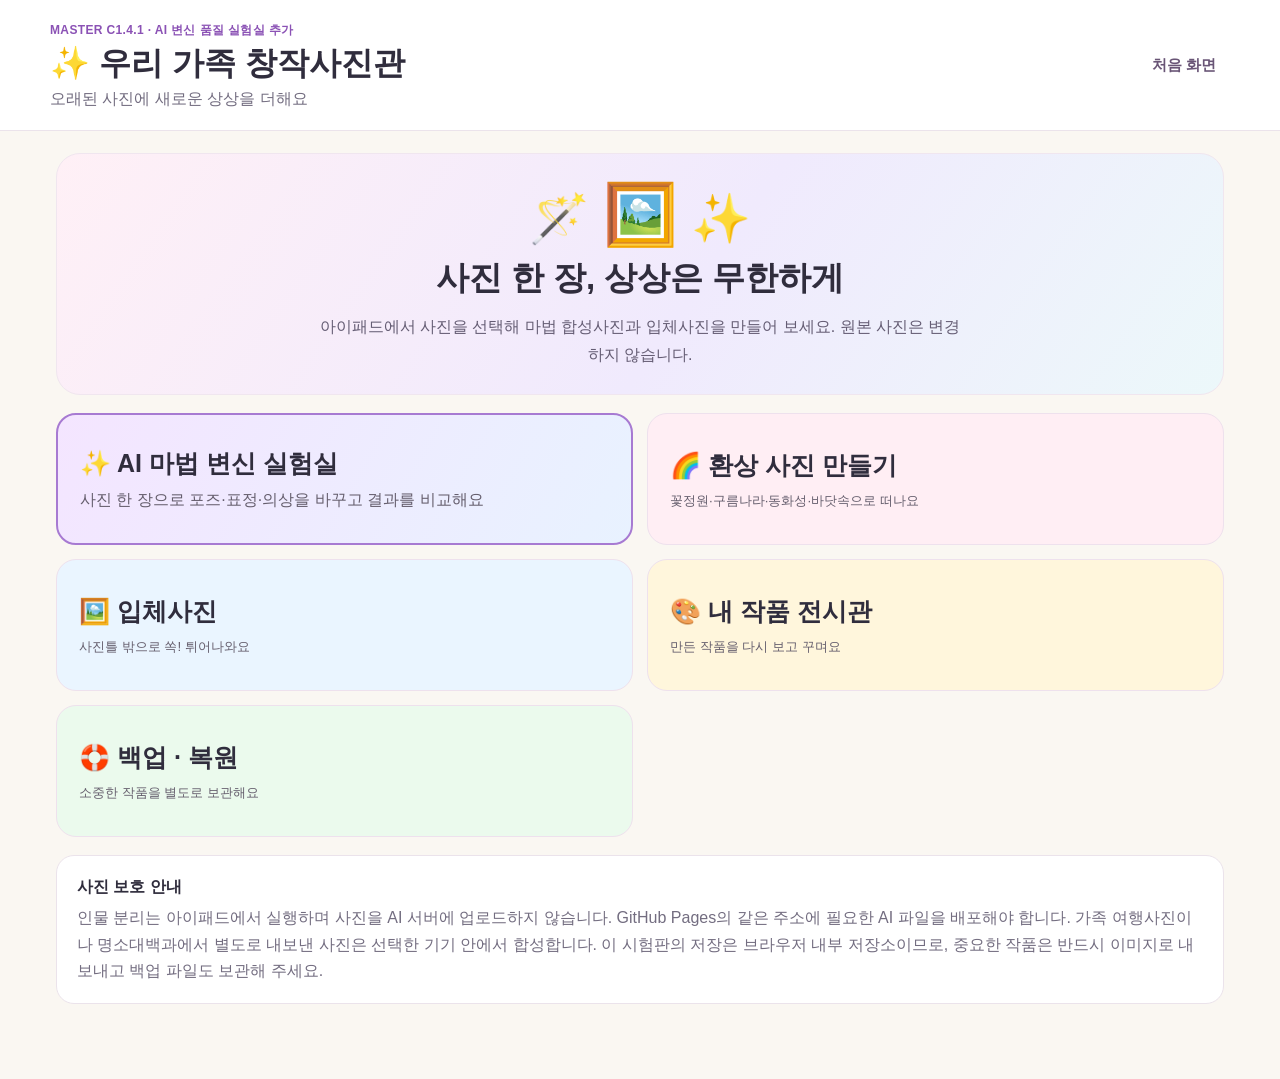
<file: index.html>
<!doctype html>
<html lang="ko"><head><meta charset="utf-8"><meta name="viewport" content="width=device-width, initial-scale=1, viewport-fit=cover"><meta name="theme-color" content="#faf5ee"><meta name="apple-mobile-web-app-capable" content="yes"><meta name="apple-mobile-web-app-title" content="창작사진관"><title>우리 가족 창작사진관 C1.4.1</title><link rel="manifest" href="manifest.webmanifest"><link rel="stylesheet" href="style.css?v=C1_4_1"></head><body>
<header><div><span class="eyebrow">MASTER C1.4.1 · AI 변신 품질 실험실 추가</span><h1>✨ 우리 가족 창작사진관</h1><p>오래된 사진에 새로운 상상을 더해요</p></div><button class="quiet" id="homeBtn">처음 화면</button></header>
<main>
<section id="home" class="screen active"><div class="hero"><div class="hero-art">🪄 <span>🖼️</span> ✨</div><h2>사진 한 장, 상상은 무한하게</h2><p>아이패드에서 사진을 선택해 마법 합성사진과 입체사진을 만들어 보세요. 원본 사진은 변경하지 않습니다.</p></div><div class="home-grid"><a class="home-tile ai-tile" href="ai-lab.html"><b>✨ AI 마법 변신 실험실</b><span>사진 한 장으로 포즈·표정·의상을 바꾸고 결과를 비교해요</span></a><button class="home-tile pink" data-mode="magic"><b>🌈 환상 사진 만들기</b><span>꽃정원·구름나라·동화성·바닷속으로 떠나요</span></button><button class="home-tile blue" data-mode="pop"><b>🖼️ 입체사진</b><span>사진틀 밖으로 쏙! 튀어나와요</span></button><button class="home-tile cream" id="galleryOpen"><b>🎨 내 작품 전시관</b><span>만든 작품을 다시 보고 꾸며요</span></button><button class="home-tile green" id="backupOpen"><b>🛟 백업 · 복원</b><span>소중한 작품을 별도로 보관해요</span></button></div><div class="notice"><b>사진 보호 안내</b><p>인물 분리는 아이패드에서 실행하며 사진을 AI 서버에 업로드하지 않습니다. GitHub Pages의 같은 주소에 필요한 AI 파일을 배포해야 합니다. 가족 여행사진이나 명소대백과에서 별도로 내보낸 사진은 선택한 기기 안에서 합성합니다. 이 시험판의 저장은 브라우저 내부 저장소이므로, 중요한 작품은 반드시 이미지로 내보내고 백업 파일도 보관해 주세요.</p></div></section>
<section id="editor" class="screen"><div class="section-head"><div><span class="eyebrow" id="modeLabel">마법 합성사진</span><h2>나만의 작품 만들기</h2></div><button class="quiet" id="backToHome">← 돌아가기</button></div><div class="work-layout"><div class="canvas-wrap"><canvas id="scene" width="900" height="900" aria-label="작품 미리보기"></canvas><div class="canvas-actions"><div class="photo-picker-wrap"><label for="photoFile" class="photo-picker-title">📷 사진 가져오기</label><input type="file" id="photoFile" class="photo-picker" accept="image/*,.jpg,.jpeg,.png,.webp,.heic,.heif" aria-label="아이패드 사진 보관함에서 사진 선택"><div id="photoStatus" class="photo-status" role="status">위의 파일 선택을 누르고 사진 보관함에서 선택하세요.</div></div><button id="exportPng" class="button">⬇️ 완성사진 저장</button></div><div class="help" id="canvasHelp">사진을 고른 뒤 ✂️ 누끼에서 마법으로 인물을 분리해 보세요.</div></div><div class="controls"><div class="tab-row"><button data-tab="setting" class="tab selected">🎨 꾸미기</button><button data-tab="cutout" class="tab">✂️ 누끼</button><button data-tab="details" class="tab">✨ 장식</button><button data-tab="save" class="tab">💾 저장</button></div><div class="panel active" id="panel-setting"><h3>배경 선택</h3><p class="help">🌈 환상 배경을 누르면 작품에 바로 적용됩니다. 고품질 환상 배경 8종 중에서 선택하세요.</p><div id="backgrounds" class="choices"></div><div class="fantasy-actions"><button class="button strong" type="button" id="themeDecorate">🪄 이 배경에 어울리게 꾸미기</button><button class="button" type="button" id="themeClear">장식 없이 보기</button></div>
<div class="travel-import">
<h3>🏖️ 우리 가족 상상여행</h3><p class="help">가족이 찍은 여행사진을 배경으로 골라 보세요. 아이만 자동 누끼따기한 뒤 여행지 풍경에 배치할 수 있습니다.</p>
<label class="photo-picker-title" for="travelBackgroundFile">📷 가족 여행사진 배경 가져오기</label>
<input id="travelBackgroundFile" class="photo-picker" type="file" accept="image/*,.jpg,.jpeg,.png,.webp,.heic,.heif" aria-label="가족 여행사진 배경 선택">
<p class="help" style="margin-top:5px">명소대백과에서 선택해 파일 또는 사진 앱에 저장한 명소 사진도 여기서 가져올 수 있습니다. 명소대백과의 저장자료를 직접 수정하지 않습니다.</p>
<label>여행지·명소 이름<input type="text" id="placeName" maxlength="60" placeholder="예: 제주도, 에펠탑, 경복궁"></label>
<div id="travelStatus" class="photo-status" role="status">사진을 선택하면 여행 배경으로 바뀝니다.</div>
<div id="travelBackgroundAdjust" hidden><label>배경 확대 <output id="bgZoomValue">100%</output><input id="bgZoom" type="range" min="100" max="250" value="100"></label><label>좌우 위치 <output id="bgXValue">0</output><input id="bgX" type="range" min="-100" max="100" value="0"></label><label>상하 위치 <output id="bgYValue">0</output><input id="bgY" type="range" min="-100" max="100" value="0"></label></div>
<button type="button" class="button" id="clearTravelBackground">그림 배경으로 돌아가기</button>
</div><h3>인물 조절</h3><label>크기 <output id="scaleValue">100%</output><input type="range" id="scale" min="20" max="250" value="100"></label><label>기울기 <output id="rotateValue">0°</output><input type="range" id="rotate" min="-45" max="45" value="0"></label><label>그림자 <output id="shadowValue">45%</output><input type="range" id="shadow" min="0" max="100" value="45"></label><button class="button" id="resetPosition">인물 가운데로</button><div id="popSettings"><h3>액자 스타일</h3><div id="frames" class="choices"></div><label>액자 크기 <output id="frameSizeValue">70%</output><input type="range" id="frameSize" min="45" max="95" value="70"></label></div></div><div class="panel" id="panel-cutout"><h3>🪄 마법으로 인물 따기</h3><p class="help">아이 사진을 선택한 다음 버튼을 한 번 누르세요. 배경을 AI가 자동으로 분리합니다. <b>사진 원본은 외부 AI 서버에 보내지 않고 아이패드에서 처리합니다.</b> 실행에 필요한 프로그램은 창작사진관과 같은 주소에서 내려받습니다.</p><button class="button strong" id="autoPerson" type="button">🪄 자동으로 인물 따기</button><div id="personStatus" class="photo-status" role="status">사진을 가져온 뒤 마법 버튼을 누르세요.</div><details class="manual-tools"><summary>어른용: 가장자리만 조금 다듬기 (선택사항)</summary><p class="help">잘못 지워진 부분만 복구할 수 있습니다. 아이가 직접 사용할 필요는 없습니다.</p><div class="actions"><button class="button selected-tool" data-brush="erase">지우개</button><button class="button" data-brush="restore">복구 붓</button><button class="button" id="autoCorners" type="button" style="display:none">숨긴 이전 도구</button></div><label>붓 크기 <output id="brushValue">40</output><input type="range" id="brushSize" min="8" max="140" value="40"></label><div class="actions"><button class="button" id="undoMask">↶ 되돌리기</button><button class="button" id="resetMask">처음으로</button></div></details></div><div class="panel" id="panel-details"><h3>장식 더하기</h3><div class="stickers" id="stickers"></div><p class="help">장식을 누르면 작품에 추가됩니다. 화면에서 끌어서 이동할 수 있습니다.</p><div class="actions"><button class="button" id="deleteSticker">선택 장식 삭제</button><button class="button" id="clearSticker">장식 모두 지우기</button></div><label>장식 크기 <output id="stickerSizeValue">80</output><input type="range" id="stickerSize" min="30" max="180" value="80"></label><h3>작품 제목</h3><input type="text" id="artText" maxlength="32" placeholder="예: 별나라로 떠난 날"></div><div class="panel" id="panel-save"><h3>완성한 작품 보관하기</h3><label>작품 이름 (비워두면 배경 이름으로 자동 지정)<input id="artName" type="text" maxlength="50" placeholder="내 마법 사진"></label><div class="actions"><button class="button strong" id="saveProject">💾 새 작품으로 저장</button><button class="button" id="overwriteProject" hidden>기존 작품 수정 저장</button><button class="button" id="exportPng2">⬇️ PNG 내보내기</button></div><p class="help">다시 편집한 작품을 저장해도 이전 작품은 그대로 남습니다. 별도로 「기존 작품 수정 저장」을 누를 때만 해당 작품을 변경합니다. 작품과 편집 정보를 기기의 브라우저 저장소에 보관합니다. Safari 데이터를 지우거나 앱을 삭제하면 사라질 수 있습니다. 중요한 작품은 꼭 내보내기와 백업을 하세요.</p></div></div></div></section>
<section id="gallery" class="screen"><div class="section-head"><div><span class="eyebrow">내가 만든 상상의 사진</span><h2>🎨 내 작품 전시관 <span id="workCount"></span></h2></div><button class="button" id="galleryHome">+ 새로운 작품</button></div><div class="gallery-filter" role="group" aria-label="작품 전시관 보기"><button type="button" id="galleryAll" class="button selected-filter">전체 작품</button><button type="button" id="galleryFavorites" class="button">⭐ 즐겨찾기</button></div><div id="galleryGrid" class="gallery-grid"></div><div id="emptyGallery" class="empty">아직 작품이 없어요.<br>첫 마법 사진을 만들어 볼까요? ✨</div><div class="slide-tools"><button class="button" id="slideStart">▶ 자동 감상</button><button class="button" id="slideStop">■ 멈추기</button><label class="slide-speed-label">넘김 간격 <select id="slideSpeed" aria-label="자동 감상 넘김 간격"><option value="3000">3초</option><option value="5000" selected>5초</option><option value="8000">8초</option></select></label></div></section>
<section id="backup" class="screen"><div class="section-head"><div><span class="eyebrow">자료 보호</span><h2>🛟 백업 · 복원</h2></div><button class="quiet" id="backupHome">← 돌아가기</button></div><div class="info-card"><h3>작품 전체 백업</h3><p>전시관의 작품 사진과 편집 정보를 하나의 JSON 파일로 내보냅니다. 파일이 커질 수 있으며 Safari의 브라우저 저장 기능보다 별도 백업이 안전합니다.</p><button class="button strong" id="backupDownload">전체 백업 파일 만들기</button></div><div class="info-card"><h3>백업에서 복원</h3><p>기존 작품은 그대로 두고, 백업에만 있는 작품을 추가합니다. 같은 작품 ID가 있으면 기존 작품을 보존합니다.</p><label class="button" for="backupFile">백업 파일 선택</label><input type="file" id="backupFile" accept="application/json,.json" hidden></div><div class="info-card"><h3>기기 저장 안내</h3><p>이 버전은 계정 없이 단일 기기에서 동작합니다. 같은 GitHub Pages 주소의 다른 앱과 저장 용량을 공유할 수도 있습니다. 기존 명소대백과·음식도감의 Safari 데이터를 삭제하지 마세요.</p></div></section>
</main><div id="toast" role="status"></div><div id="viewModal" class="modal hidden"><div class="modal-inner"><div class="modal-top"><b id="modalTitle"></b><button class="quiet" id="modalClose">닫기 ✕</button></div><img id="modalImage" alt="완성된 작품"><div class="actions"><button class="button" id="modalFavorite">☆ 즐겨찾기</button><button class="button" id="modalEdit">✏️ 다른 작품 만들기</button><button class="button" id="modalDownload">⬇️ 이미지 저장</button><button class="button danger" id="modalDelete">작품 삭제</button></div></div></div><script src="app.js?v=C1_4_1"></script></body></html>
</file>
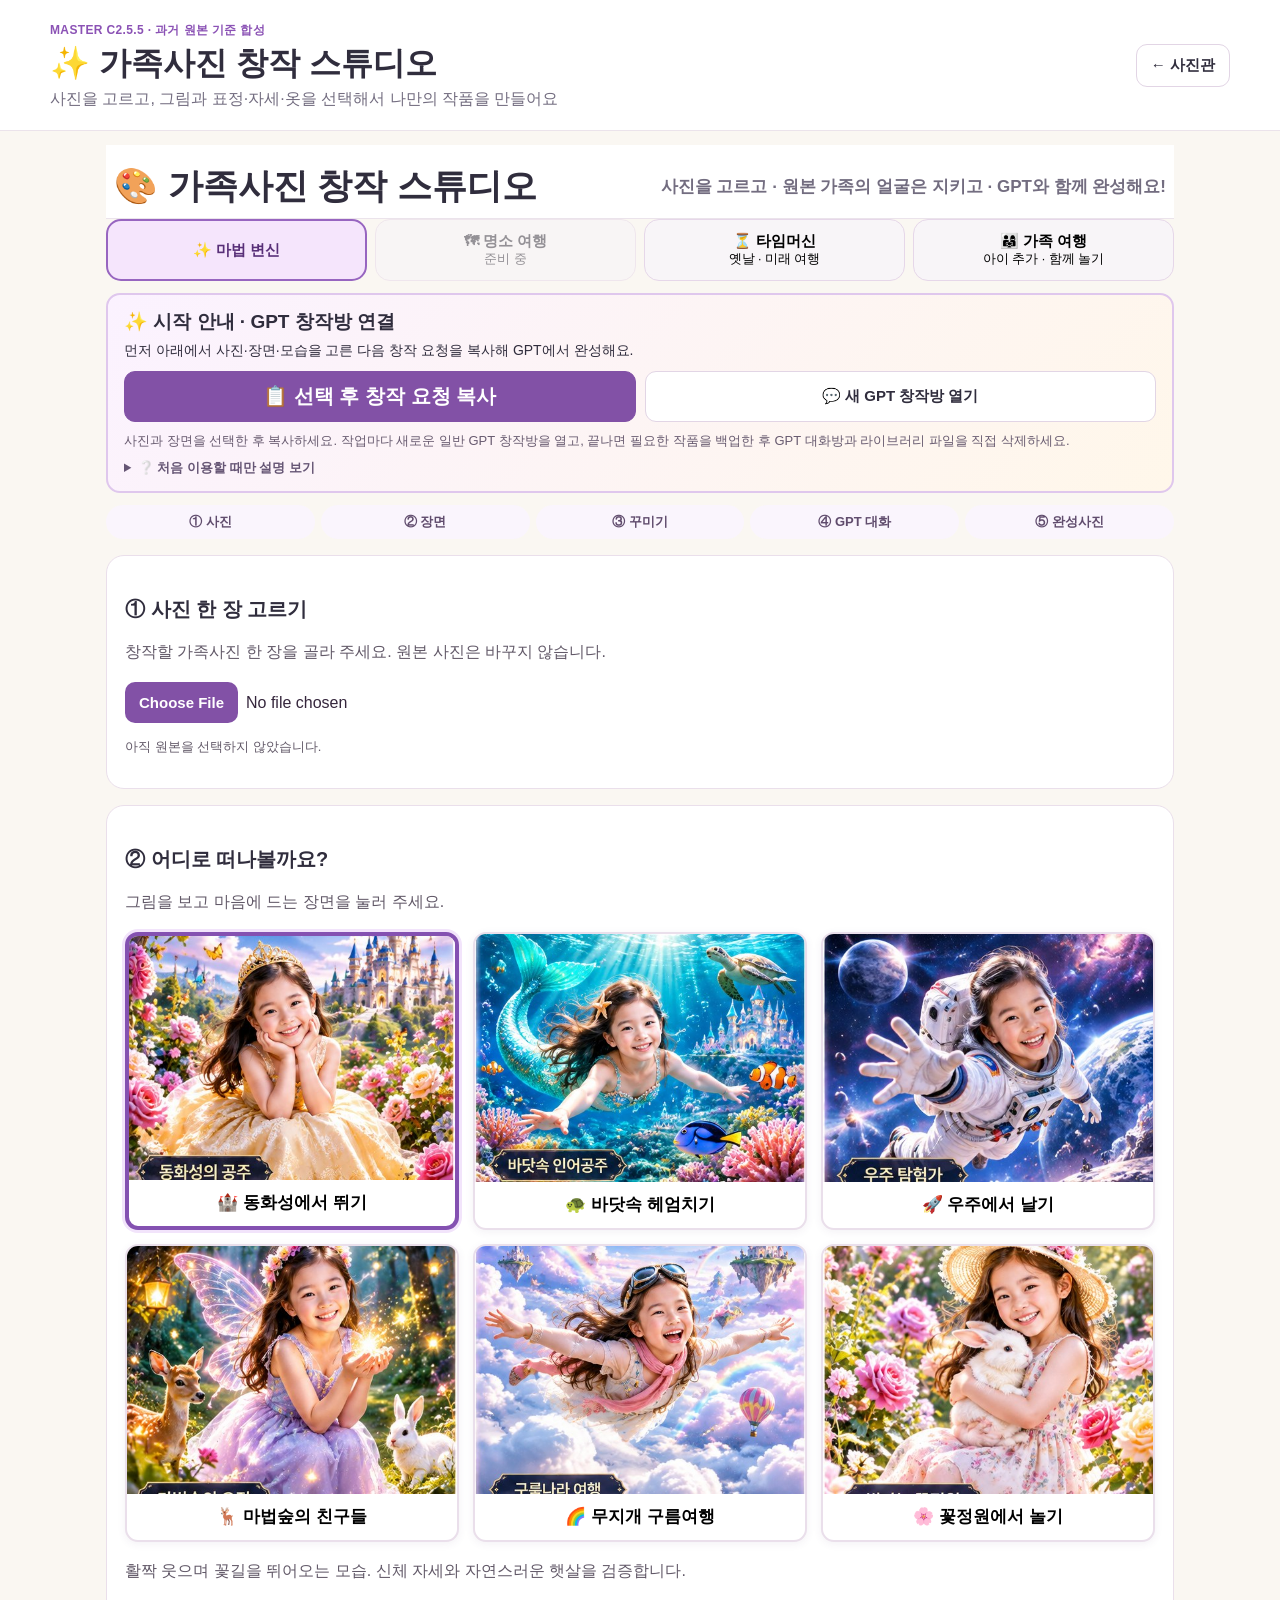
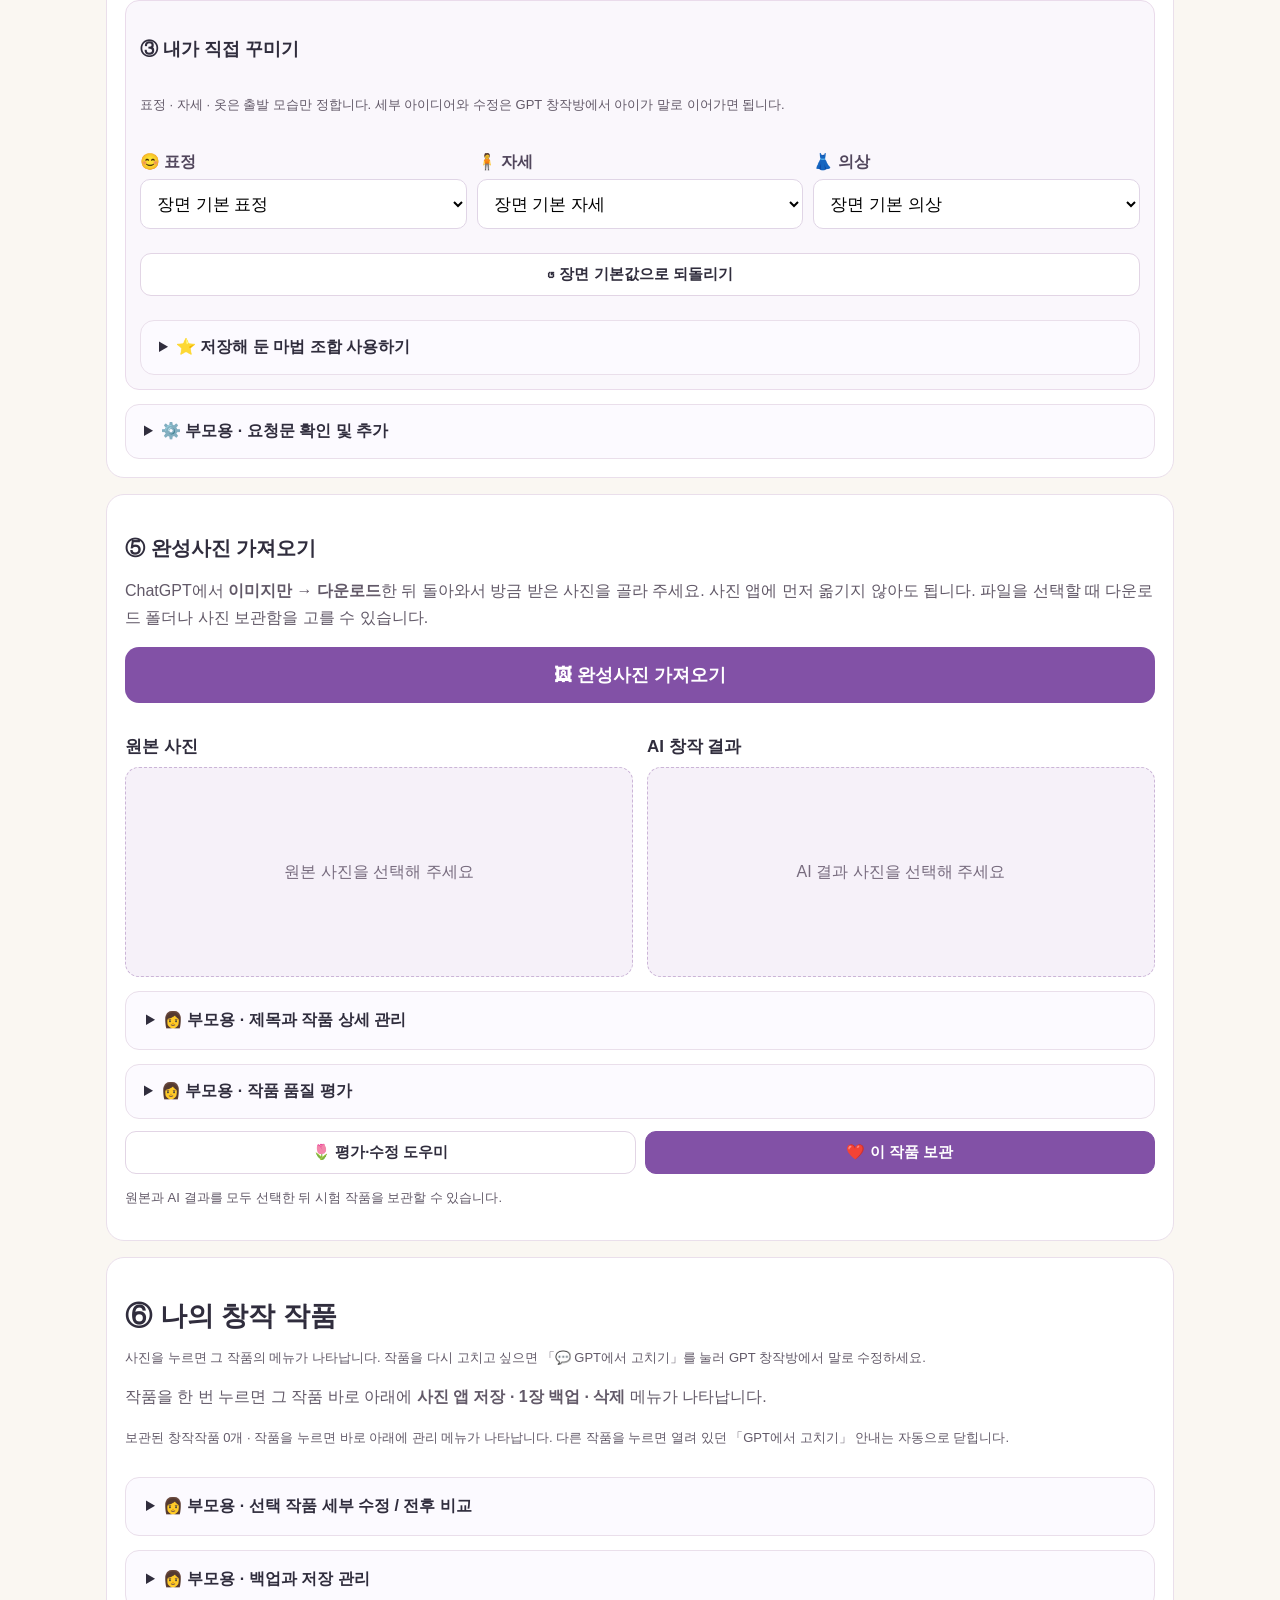
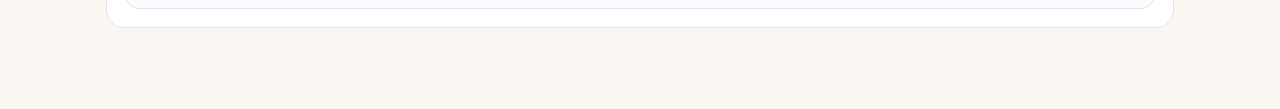
<file: ai-lab.html>
<!doctype html><html lang="ko"><head><meta charset="utf-8"><meta name="viewport" content="width=device-width,initial-scale=1,viewport-fit=cover"><meta name="theme-color" content="#faf5ee"><title>가족사진 창작 스튜디오 C2.4</title><link rel="stylesheet" href="style.css?v=C1_4_8"><style>
.lab{max-width:1100px;margin:auto;padding:14px 16px 65px}.lab h2{margin-top:22px}.lab-card{background:#fff;border:1px solid #eadfeb;border-radius:18px;padding:18px;margin:16px 0}.lab-card p{line-height:1.65;color:#625968}.lab-grid{display:grid;grid-template-columns:repeat(2,minmax(0,1fr));gap:14px}.photo-box{background:#f6f1f9;border:1px dashed #cbb5d7;border-radius:14px;min-height:210px;display:flex;flex-direction:column;align-items:center;justify-content:center;overflow:hidden;text-align:center}.photo-box img{display:block;width:100%;max-height:420px;object-fit:contain}.photo-box span{padding:12px;color:#776b7e}.lab-select{width:100%;font-size:17px;border:1px solid #e0d5e6;border-radius:10px;padding:12px;background:#fff}.creative-grid{display:grid;grid-template-columns:repeat(3,minmax(0,1fr));gap:10px}.creative-grid label{min-width:0}.scene-buttons{display:grid;grid-template-columns:repeat(3,minmax(0,1fr));gap:8px}.scene-buttons button{font-size:15px;cursor:pointer;min-height:66px;border:1px solid #e0d1eb;background:#fbf6ff;border-radius:13px;font-weight:700}.scene-buttons button.active{border:3px solid #8451b1;background:#f3e2ff}.prompt{width:100%;min-height:220px;line-height:1.65;border:1px solid #e3d6eb;border-radius:12px;padding:12px;font-size:14px;background:#fcfaff}.lab-actions{display:flex;gap:9px;flex-wrap:wrap;margin-top:12px}.lab-actions .button{flex:1}.score{display:grid;grid-template-columns:1fr 1fr;gap:10px}.score label{margin:5px 0}.score select{margin-top:6px}.status{font-size:13px;color:#685b70;line-height:1.65}.warning{border-left:4px solid #b183bd;background:#fbf5ff;padding:12px;border-radius:8px;line-height:1.6}.works{display:grid;grid-template-columns:repeat(3,minmax(0,1fr));gap:10px}.works button{background:#fff;border:1px solid #e9dce9;border-radius:12px;padding:6px;text-align:left;cursor:pointer;min-width:0}.works img{width:100%;aspect-ratio:1;object-fit:cover;border-radius:8px}.works small{display:block;line-height:1.5;padding:6px}.works button.selected{border:3px solid #8957ad}.lab-meta{display:grid;gap:10px;background:#faf7fc;padding:14px;border:1px solid #eadbeb;border-radius:14px}.lab-meta label{font-weight:700;display:grid;gap:6px}.lab-meta input{box-sizing:border-box}.secondary{color:#695d76}.hidden{display:none!important}@media(max-width:680px){.lab-grid{grid-template-columns:1fr}.scene-buttons{grid-template-columns:1fr}.creative-grid{grid-template-columns:1fr}.works{grid-template-columns:repeat(2,minmax(0,1fr))}}

.scene-buttons{grid-template-columns:repeat(3,minmax(0,1fr));gap:14px}.scene-buttons button{padding:0;overflow:hidden;min-height:0;background:#fff;border:2px solid #eadfeb;box-shadow:0 2px 8px rgba(92,57,113,.07);text-align:left}.scene-buttons button img{display:block;width:100%;aspect-ratio:4/3;object-fit:cover}.scene-buttons button .scene-label{display:block;padding:11px 10px 12px;font-size:17px;text-align:center}.scene-buttons button.active{border:4px solid #8451b1;background:#fff;box-shadow:0 0 0 3px #f2e4fb}.kid-step{font-size:20px}.make-panel{background:linear-gradient(135deg,#fbf2ff,#fff7ea);border:2px solid #dfc7ed;border-radius:18px;padding:16px;margin-top:16px;text-align:center}.make-panel .strong{font-size:20px;min-height:58px}.simple-guide{font-size:15px!important;margin:8px 0 0!important}.advanced{margin-top:14px;border:1px solid #eadfeb;border-radius:14px;background:#fcfaff;padding:10px 12px}.advanced summary{cursor:pointer;font-weight:800;font-size:16px;padding:6px}.choice-heading{margin:0 0 10px;font-size:18px}.creative-grid label{font-size:16px}.lab-select{min-height:50px}.result-pick{font-size:18px;padding:14px;width:100%;border:2px dashed #c9acd8;border-radius:14px;background:#fff}.primary-flow{display:grid;grid-template-columns:repeat(5,1fr);gap:6px;margin:12px 0}.primary-flow span{font-size:13px;text-align:center;background:#faf5fd;border-radius:999px;padding:8px 5px;color:#604c6d;font-weight:700}@media(max-width:680px){.scene-buttons{grid-template-columns:repeat(2,minmax(0,1fr));gap:10px}.scene-buttons button .scene-label{font-size:15px}.creative-grid{grid-template-columns:1fr}.primary-flow{grid-template-columns:1fr}.primary-flow span{display:none}}

.kid-help{display:grid;grid-template-columns:repeat(3,minmax(0,1fr));gap:9px;margin-top:14px}.kid-help div{background:#fff;border:2px solid #ead9f3;border-radius:15px;padding:12px 8px;font-weight:800;font-size:16px;line-height:1.45}.kid-help b{display:block;font-size:24px;margin-bottom:4px}.return-helper{position:fixed;right:14px;bottom:12px;z-index:9999;display:flex;align-items:center;gap:6px;background:#fff;border:2px solid #8d5bb2;border-radius:16px;padding:6px;box-shadow:0 5px 18px rgba(60,30,80,.20);max-width:330px}.return-helper .return-import{font-size:15px;min-height:40px;padding:8px 12px;white-space:nowrap}.return-helper .return-close{width:34px;min-width:34px;height:34px;border:0;background:#f5eef9;border-radius:50%;font-size:18px;cursor:pointer;color:#6b4c7c}.danger{border-color:#d66!important;color:#9a2222!important;background:#fff8f8!important}.selected-tools{margin-top:10px}.kid-note{font-size:14px!important;background:#fff;padding:10px 12px;border-radius:12px;border:1px solid #eadfeb}.hidden{display:none!important}@media(max-width:680px){.kid-help{grid-template-columns:1fr}.kid-help div{font-size:17px}.return-helper{left:12px;right:12px;bottom:8px;max-width:none;justify-content:center}.return-helper .return-import{flex:1;font-size:15px}.make-panel .strong{font-size:22px}}

.work-card{min-width:0}
.work-actions{display:grid;grid-template-columns:repeat(3,minmax(0,1fr));gap:6px;margin-top:7px}
.work-actions .button{font-size:13px;padding:8px 5px;min-height:42px}
.gpt-finish{margin-top:12px;background:#fff8df;border:2px solid #f0d27a;border-radius:15px;padding:12px;text-align:center;font-weight:800;line-height:1.55}
.parent-tools{margin-top:14px}
@media(max-width:680px){.work-actions{grid-template-columns:1fr}.work-actions .button{font-size:15px}}

.studio-hero{text-align:center;padding:18px 8px 8px}.studio-hero h1{font-size:clamp(24px,5vw,35px);margin:0}.studio-hero p{font-size:17px;font-weight:700}.studio-modes{display:grid;grid-template-columns:repeat(4,1fr);gap:8px}.studio-modes>*{border:1px solid #e6d7e9;border-radius:15px;padding:12px 6px;background:#f8f5f8;font-size:15px;text-align:center;font-weight:700}.studio-modes .on{background:#f5e5fc;color:#582f78;border:2px solid #b47cca}.studio-modes span{opacity:.5}.studio-modes small{display:block;font-weight:400}.talk-studio{background:#fff9ec;border:2px solid #f4d698;border-radius:20px;padding:18px;margin:18px 0}.talk-studio h2{margin:0 0 10px}.talk-lead{font-size:17px;font-weight:700}.talk-controls{display:flex;gap:10px;justify-content:center;margin:12px 0;flex-wrap:wrap}.talk-big{font-size:24px;font-weight:800;border:0;border-radius:18px;padding:20px 28px;background:#8a50c5;color:white;min-height:74px}.talk-big.listening{background:#b72e64;animation:blink 1.5s infinite}.talk-other{border:2px solid #e3c7e8;border-radius:14px;padding:12px;background:#fff;font-weight:700;font-size:16px}.talk-input-label{font-weight:800;display:block;margin-top:8px}.talk-input{box-sizing:border-box;width:100%;border:2px solid #e4d7ef;border-radius:14px;padding:13px;font-size:20px;line-height:1.5}.talk-summary{background:white;border:1px solid #e7d6ae;border-radius:14px;padding:15px;font-size:17px;line-height:1.7;margin:12px 0}.talk-summary p{margin:6px 0}.talk-summary ul{padding-left:25px}.talk-question{background:#f1e8ff;border:2px solid #b994df;border-radius:14px;padding:13px;font-weight:700}.talk-question button{border:1px solid #9d72be;border-radius:11px;padding:13px;margin:5px;background:white;font-size:18px}.parent-result{display:none!important}.work-actions{grid-template-columns:repeat(2,minmax(0,1fr))}.work-actions .button{font-size:14px}.modify-panel{background:#fff7e7;border:2px solid #e5c77a;border-radius:16px;padding:14px;margin-top:12px}.modify-panel textarea{width:100%;box-sizing:border-box;font-size:18px}.mod-big{font-size:17px;min-height:54px}.work-actions .button.danger{color:#8a254d}.parent-tools>summary{cursor:pointer;padding:8px}.two-tab-guide{background:#f4f0ff;border:2px solid #c9b5e8;border-radius:16px;padding:14px;margin:12px 0;text-align:left}.two-tab-guide b{color:#5b3780}.two-tab-actions{display:flex;gap:8px;flex-wrap:wrap;justify-content:center}.modify-head{display:flex;align-items:center;justify-content:space-between;gap:8px}.modify-close{border:0;background:#fff;border-radius:999px;width:38px;height:38px;font-size:24px;line-height:1;box-shadow:0 1px 4px #0002}.modify-panel.closing{display:none}@keyframes blink{50%{opacity:.7}}@media(max-width:680px){.studio-modes{grid-template-columns:repeat(2,1fr)}.work-actions{grid-template-columns:1fr}.talk-big{width:100%}.talk-other{width:100%}}

/* C2.2 compact: keep existing controls but eliminate excessive instructional space. */
.compact-gpt{padding:14px 16px;margin-top:12px;text-align:left;border-radius:14px}
.compact-gpt .choice-heading{font-size:19px;margin:0 0 5px}
.compact-hint{font-size:14px!important;margin:4px 0 10px!important;line-height:1.5!important}
.compact-actions{display:flex;gap:9px;flex-wrap:wrap}
.compact-actions>.button{flex:1 1 190px;min-height:48px;margin:0}
.compact-gpt #twoTabStatus{margin:8px 0 0!important;font-size:13px!important}
.compact-help{border:0;margin-top:8px;font-size:13px}
.compact-help summary{cursor:pointer;color:#665675;font-weight:700}
.compact-help p{font-size:13px!important;line-height:1.6!important;margin:8px 0!important}
/* Only one visible result-import control: the full-width button in step ⑤. */
#returnHelper{display:none!important}
@media(max-width:680px){.compact-actions>.button{flex-basis:100%}.compact-gpt{padding:12px}}

/* C2.3: optional post-result conversation guide, isolated from stored works. */
.review-panel{margin:16px 0;padding:16px;border:2px solid #ddc6ed;border-radius:18px;background:#fcf8ff}
.review-panel[hidden],.review-branch[hidden]{display:none!important}
.review-head{display:flex;align-items:center;justify-content:space-between;gap:10px}
.review-head h3{margin:0;font-size:21px}
.review-options{display:grid;grid-template-columns:repeat(3,minmax(0,1fr));gap:9px;margin-top:12px}
.review-options button,.review-chip{font-size:16px;padding:12px 8px;min-height:54px;border:2px solid #d9c4e6;background:white;border-radius:13px;cursor:pointer;font-weight:750}
.review-options button[aria-pressed="true"],.review-chip[aria-pressed="true"]{background:#f0e2fa;border-color:#8251b1}
.review-chip-row{display:flex;gap:6px;flex-wrap:wrap;margin:10px 0}
.review-chip{font-size:14px;min-height:39px;padding:7px 12px}
.review-panel textarea{width:100%;box-sizing:border-box;min-height:105px;padding:12px;border:2px solid #e1d2e9;border-radius:12px;font-size:18px;line-height:1.55;background:white}
.review-panel textarea.review-summary{min-height:125px;background:#fff;border:1px solid #e3d4eb;padding:12px;border-radius:12px;white-space:pre-wrap;line-height:1.65;overflow-wrap:anywhere}
.review-actions{display:flex;flex-wrap:wrap;gap:8px;margin-top:12px}.review-actions .button{flex:1;min-width:160px}
.review-panel p{line-height:1.6}.review-panel .review-small{font-size:14px;color:#62566b}
@media(max-width:680px){.review-options{grid-template-columns:1fr}.review-actions{flex-direction:column}.review-actions .button{width:100%}}

/* C2.4.1 family submodes — layout-only, no storage migration */
.family-submodes{display:grid;grid-template-columns:1fr 1fr;gap:10px;margin:12px 0}
.family-submode{border:2px solid #e1d3ea;border-radius:15px;background:#fff;padding:15px 10px;font-size:18px;font-weight:800;cursor:pointer;min-height:86px}
.family-submode small{display:block;margin-top:6px;font-size:13px;font-weight:500;color:#685b70}
.family-submode.active{border-color:#8758b4;background:#f4e8fc;box-shadow:0 0 0 2px #ecdaf5}
@media(max-width:680px){.family-submodes{grid-template-columns:1fr 1fr}.family-submode{font-size:16px;padding:12px 6px}}
/* C2.4 family mode — additive styling, no storage migration */
.studio-modes button{cursor:pointer}.studio-modes .on{border:2px solid #9765c0;background:#f5e5fc;color:#582f78}
.family-picker{display:block;padding:15px;background:#f5e5fc;border:2px dashed #a775c2;border-radius:14px;font-weight:800;text-align:center;cursor:pointer}
.family-photo{margin:12px 0;background:#f8f5f9;border-radius:14px;min-height:80px;display:flex;align-items:center;justify-content:center;max-width:450px;overflow:hidden}.family-photo img{width:100%;max-height:260px;object-fit:contain}
.family-choices{display:grid;grid-template-columns:repeat(2,minmax(0,1fr));gap:12px}.family-choices label{display:grid;gap:7px;font-weight:700}
.family-summary{background:#faf5ff;border:1px solid #dbc7e9;border-radius:14px;padding:12px;line-height:1.7;margin-top:12px;white-space:pre-wrap}
@media(max-width:680px){.family-choices{grid-template-columns:1fr}}
</style></head><body><header><div><span class="eyebrow">MASTER C2.5.5 · 과거 원본 기준 합성</span><h1>✨ 가족사진 창작 스튜디오</h1><p>사진을 고르고, 그림과 표정·자세·옷을 선택해서 나만의 작품을 만들어요</p></div><a class="button" href="index.html">← 사진관</a></header>
<div class="lab"><header class="studio-hero"><h1>🎨 가족사진 창작 스튜디오</h1><p>사진을 고르고 · 원본 가족의 얼굴은 지키고 · GPT와 함께 완성해요!</p></header><div class="studio-modes"><button id="modeMagic" type="button" class="studio-mode on" aria-pressed="true">✨ 마법 변신</button><span>🗺 명소 여행 <small>준비 중</small></span><button id="modeTime" type="button" class="studio-mode" aria-pressed="false">⏳ 타임머신 <small>옛날 · 미래 여행</small></button><button id="modeFamily" type="button" class="studio-mode" aria-pressed="false">👨‍👩‍👧 가족 여행 <small>아이 추가 · 함께 놀기</small></button></div><div class="make-panel compact-gpt">
<h2 class="choice-heading">✨ 시작 안내 · GPT 창작방 연결</h2>
<p class="compact-hint">먼저 아래에서 사진·장면·모습을 고른 다음 창작 요청을 복사해 GPT에서 완성해요.</p>
<div class="compact-actions"><button class="button strong" id="createInChatGPT" type="button">📋 선택 후 창작 요청 복사</button><button class="button" id="openChatOnce" type="button">💬 새 GPT 창작방 열기</button></div>
<p class="simple-guide status" id="twoTabStatus">사진과 장면을 선택한 후 복사하세요. 작업마다 새로운 일반 GPT 창작방을 열고, 끝나면 필요한 작품을 백업한 후 GPT 대화방과 라이브러리 파일을 직접 삭제하세요.</p>
<details class="compact-help"><summary>❔ 처음 이용할 때만 설명 보기</summary><p>① 아래에서 원본·장면·모습 선택 → ② 요청 복사와 GPT 탭 이동 → ③ 대화로 완성한 사진을 다운로드 → ④ 아래의 완성사진 가져오기</p><p>이 앱은 사진을 GPT에 자동 첨부하거나 결과를 자동으로 받지는 않습니다.</p></details>
</div><div class="primary-flow"><span>① 사진</span><span>② 장면</span><span>③ 꾸미기</span><span>④ GPT 대화</span><span>⑤ 완성사진</span></div><div class="lab-card"><h2 class="kid-step" id="sourceHeading">① 사진 한 장 고르기</h2><p id="sourceHelp">창작할 가족사진 한 장을 골라 주세요. 원본 사진은 바꾸지 않습니다.</p><input id="originalFile" type="file" accept="image/*,.heic,.heif" class="photo-picker"><p id="sourceStatus" class="status">아직 원본을 선택하지 않았습니다.</p></div>

<section class="lab-card hidden" id="familyPanel" aria-label="가족여행 상호작용 선택">
 <h2 class="kid-step">② 가족여행 창작 방식 고르기</h2>
 <div class="family-submodes" role="group" aria-label="가족여행 하위 메뉴">
  <button type="button" id="familyAddMode" class="family-submode active" aria-pressed="true">🧒 아이 추가하기<small>기존 가족사진에 아이만 자연스럽게</small></button>
  <button type="button" id="familyPlayMode" class="family-submode" aria-pressed="false">🤝 함께 놀기<small>손잡기 · 걷기 · 함께 웃기</small></button>
 </div>
 <p id="familyModeHelp" class="status">기존 가족과 여행 배경은 유지하고 아이 한 명만 자연스럽게 추가합니다.</p>
 <p>기존 가족여행 사진을 위에서 고른 후, 추가할 아이 사진 한 장을 선택해 주세요. 두 원본은 변경하지 않습니다.</p>
 <label class="family-picker" for="familyChildFile">📷 추가할 아이 사진 고르기</label>
 <input type="file" id="familyChildFile" accept="image/*,.heic,.heif" hidden>
 <div class="family-photo" id="familyChildPreview"><span>추가할 아이 사진을 고르세요</span></div>
 <p id="familyChildStatus" class="status">아이 사진은 이 작업 중에만 참고합니다. GPT에는 두 사진을 직접 첨부해야 합니다.</p>
 <div class="family-choices">
  <label class="family-play-only hidden">👨‍👩‍👧 누구와 함께?<select id="familyWho" class="lab-select"><option value="엄마">엄마</option><option value="아빠">아빠</option><option value="가족 중 한 사람">가족 중 한 사람</option><option value="가족 전체">가족 전체</option></select></label>
  <label class="family-play-only hidden">🤝 무엇을 할까?<select id="familyAction" class="lab-select"><option value="손잡기">손잡기</option><option value="함께 걷기">함께 걷기</option><option value="서로 바라보고 웃기">서로 바라보고 웃기</option><option value="나란히 서기">나란히 서기</option><option value="안기">안기</option><option value="함께 앉기">함께 앉기</option></select></label>
  <label>📍 어디에 있을까?<select id="familyPosition" class="lab-select"><option value="사진에서 가장 자연스러운 빈 공간">자연스러운 빈 공간</option><option value="가족의 왼쪽">가족의 왼쪽</option><option value="가족의 오른쪽">가족의 오른쪽</option><option value="가족 앞쪽">가족 앞쪽</option></select></label>
  <label>👗 아이의 옷<select id="familyOutfit" class="lab-select"><option value="원본 아이 의상 유지">원본 의상</option><option value="기존 가족과 어울리는 여행복">가족과 어울리는 여행복</option><option value="편안한 캐주얼 여행복">편안한 여행복</option></select></label>
 </div>
 <label style="display:grid;gap:7px;margin-top:12px;font-weight:700">💬 아이가 더 하고 싶은 말 <textarea id="familyExtra" class="talk-input" rows="2" maxlength="400" placeholder="예: 엄마를 바라보며 활짝 웃고 싶어요."></textarea></label>
 <div class="family-summary" id="familySummary" role="status"></div>
 <div id="familyPrecisionHelp" class="status">첫 작품부터 원본 가족의 얼굴·아이의 신체 비율·손잡는 두 손의 연결이 자연스럽게 나오도록 요청합니다.</div>
 <p class="status">완성 작품은 기존 ⑤에서 가져와 평가하고 보관합니다. 저장되는 기준 원본은 여행사진이며 추가 아이 사진은 작품 기록에 따로 저장하지 않습니다.</p>
</section>
<section class="lab-card hidden" id="timePanel" aria-label="타임머신 창작">
 <h2 class="kid-step">② 타임머신 창작 방식 선택</h2>
 <div class="family-submodes" role="group" aria-label="타임머신 하위 메뉴">
  <button id="timeTravelMode" type="button" class="family-submode active" aria-pressed="true">🕰️ 과거·미래로 여행하기<small>원본 한 장으로 시대 여행</small></button>
  <button id="timeMeetMode" type="button" class="family-submode" aria-pressed="false">👧 과거와 만나기<small>과거 사진에 현재 아이 추가</small></button>
 </div>
 <div id="timeTravelFields">
 <p class="status">①에서 실제 아이 또는 가족사진 한 장을 고른 뒤, 시간여행할 시대를 선택하세요. 원본 얼굴을 최대한 보존합니다.</p>
 <div class="creative-grid">
  <label>🕰️ 시대와 장소
   <select id="timeEra" class="lab-select">
    <option value="조선시대 궁궐 정원과 돌길">🏯 조선시대 궁궐</option>
    <option value="1980년대 대한민국의 옛 골목과 가게">🏘️ 1980년대 골목</option>
    <option value="1980년대 한국의 오래된 초등학교 교실">🏫 옛날 교실</option>
    <option value="미래의 아름다운 우주도시와 관찰 전망대">🚀 미래 우주도시</option>
   </select>
  </label>
  <label>🧍 무엇을 할까?
   <select id="timeAction" class="lab-select">
    <option value="자연스럽게 서서 주변을 둘러보기">서서 둘러보기</option>
    <option value="가족과 나란히 천천히 걷기">가족과 걷기</option>
    <option value="주변을 신기하게 바라보며 웃기">신기하게 바라보기</option>
    <option value="카메라를 바라보며 자연스럽게 미소 짓기">사진 찍기</option>
   </select>
  </label>
  <label>👗 어떤 옷을 입을까?
   <select id="timeOutfit" class="lab-select">
    <option value="원본 사진의 의상을 유지">원본 의상 그대로</option>
    <option value="해당 시대에 맞는 자연스러운 옷으로 의상만 변경">시대에 맞는 옷</option>
    <option value="단정하고 편안한 복장으로 의상만 변경">편안한 옷</option>
   </select>
  </label>
  <label>🖼️ 사진 구도
   <select id="timeFrame" class="lab-select">
    <option value="원본 인물의 얼굴이 알아보기 쉽고 배경도 넓게 보이는 자연스러운 구도">사람과 배경 함께</option>
    <option value="배경을 넓게 보여 주되 인물은 너무 커지지 않게, 가능하면 가로 7:5">넓은 7:5 구도</option>
    <option value="기존 사진과 최대한 가까운 인물 위치와 구도">원본 구도 유지</option>
   </select>
  </label>
 </div>
 <label style="display:grid;gap:7px;margin-top:12px;font-weight:700">🎤 내가 하고 싶은 말
  <textarea id="timeExtra" class="talk-input" rows="2" maxlength="400" placeholder="예: 엄마랑 조선시대 궁궐을 구경하고 싶어요."></textarea>
 </label>
 </div>
 <div id="timeMeetFields" class="hidden">
  <div style="background:#f1edf9;border:2px solid #7652a0;border-radius:16px;padding:14px;margin:12px 0">
   <p style="margin:0 0 7px"><b>🔒 기준 사진 = ① 과거 가족사진</b></p>
   <p style="margin:0 0 7px">과거 아이·기존 가족·배경·옷·자세·구도를 그대로 둡니다. <b>이 사진이 완성사진의 바탕입니다.</b></p>
   <p style="margin:0"><b>➕ 추가할 사람 = ② 현재 아이 한 명</b></p>
   <p style="margin:7px 0 0">현재 아이의 사진 배경은 사용하지 않습니다. 현재 아이만 과거 사진의 빈 공간에 자연스럽게 넣습니다.</p>
  </div>
  <p class="status"><b>GPT 사진 첨부 순서도 동일하게:</b> 과거 사진 먼저 → 현재 아이 사진 나중. 이미지를 올릴 때 다른 작품이나 이전 생성 이미지를 섞지 마세요.</p>
  <label class="family-picker" for="timePresentFile">📷 ② 추가할 현재 아이 사진 고르기</label>
  <input id="timePresentFile" type="file" accept="image/*,.heic,.heif" hidden>
  <div class="family-photo" id="timePresentPreview"><span>추가할 현재 아이 사진을 골라 주세요</span></div>
  <p class="status" id="timePresentStatus">현재 아이 참고사진은 이 작업 중에만 사용하며, 작품 저장소나 백업에 별도로 저장하지 않습니다.</p>
  <div class="creative-grid">
   <label>👧 누구를 만날까?
    <select id="timeMeetWho" class="lab-select">
     <option value="어린 시절의 엄마">어린 시절의 엄마</option>
     <option value="어린 시절의 아빠">어린 시절의 아빠</option>
     <option value="과거의 나">과거의 나</option>
     <option value="어린 시절의 할머니">어린 시절의 할머니</option>
     <option value="어린 시절의 할아버지">어린 시절의 할아버지</option>
     <option value="과거 사진 속 가족 한 사람">과거 사진 속 가족 한 사람</option>
    </select>
   </label>
   <label>🤝 어떻게 만날까?
    <select id="timeMeetAction" class="lab-select">
     <option value="아이만 추가하고 원래 사람들의 동작과 표정은 바꾸지 않기">➕ 현재 아이만 추가 (권장)</option>
     <option value="나란히 서서 미소 짓기">나란히 서기</option>
     <option value="서로 바라보며 웃기">서로 보고 웃기</option>
     <option value="손잡고 걷기">손잡고 걷기</option>
     <option value="함께 앉아 이야기하기">함께 앉기</option>
     <option value="나란히 손잡고 사진 찍기">손잡고 사진 찍기</option>
    </select>
   </label>
   <label>📍 현재 아이가 들어갈 자리
    <select id="timeInsertPosition" class="lab-select">
     <option value="기존 사람들을 가리지 않는 자연스러운 빈 공간">사진 속 자연스러운 빈 공간</option>
     <option value="과거 아이의 옆 빈 공간">과거 아이 옆</option>
     <option value="기존 가족의 옆 빈 공간">기존 가족 옆</option>
     <option value="사진 앞쪽의 빈 공간">사진 앞쪽</option>
    </select>
   </label>
   <label>🏘️ 어디에서 만날까? (과거 원본 그대로)
    <select id="timeMeetPlace" class="lab-select">
     <option value="첫 번째 과거 사진에 보이는 실제 장소와 분위기를 가능한 한 유지">옛 사진 속 그 장소</option>
     
     
     
    </select>
   </label>
   <label>👗 두 사람의 옷
    <select id="timeMeetOutfit" class="lab-select">
     <option value="과거 사진의 모든 기존 가족 의상과 현재 아이의 원본 의상을 그대로 유지">모두 원본 옷 유지</option>
     <option value="현재 아이의 옷만 과거 장소에 어울리게 변경하고 과거 인물 의상은 유지">현재 아이만 시대에 맞추기</option>
     
    </select>
   </label>
  </div>
  <label style="display:grid;gap:7px;margin-top:12px;font-weight:700">🎤 더 하고 싶은 말
   <textarea id="timeMeetExtra" class="talk-input" rows="2" maxlength="400" placeholder="예: 어린 엄마랑 손을 잡고 학교 운동장을 걷고 싶어요."></textarea>
  </label>
  <p class="status"><b>가장 안전한 첫 시험:</b> 「현재 아이만 추가」를 선택합니다. 과거 사진 속 사람·배경의 변화 없이 현재 아이가 들어가는 것을 먼저 확인한 뒤 손잡기 등을 시험합니다.</p>
 </div>
 <div class="family-summary" id="timeSummary" role="status"></div>
 <p class="status">모든 시간여행은 상상 속 창작사진입니다. 실제 가족의 원본 얼굴을 최대한 보존하고 미화하지 않으며, AI가 만든 새 얼굴을 원본으로 삼지 않습니다.</p>
</section>
<section class="lab-card hidden" id="sharedCompositePanel" aria-label="가족사진 공통 원본 보호 합성">
 <h2 class="kid-step">🔒 가족사진 원본 보호 · 공통 합성</h2>
 <p id="sharedCompositeDescription" class="status">기존 가족사진을 바탕으로 현재 아이 한 명을 추가합니다. 가족여행과 타임머신이 같은 기능을 사용합니다.</p>
 <div class="family-submodes" role="group" aria-label="합성 방식">
  <button id="sharedGptMode" type="button" class="family-submode active" aria-pressed="true">✨ 일반 사진 두 장으로 GPT 합성<small>추가 배경 제거 필요 없음 · 인물 변형 가능</small></button>
  <button id="sharedLockedMode" type="button" class="family-submode" aria-pressed="false">🔒 원본 고정 합성<small>기존 인물과 배경을 다시 그리지 않음</small></button>
 </div>
 <div id="sharedGptInfo" class="status">기존 방식입니다. 현재 사진 두 장을 GPT에 직접 첨부하고 요청문을 사용합니다. GPT가 사진 전체를 다시 생성할 수 있으므로 기존 인물의 동일성을 보장하지는 못합니다.</div>
 <div id="sharedLockedEditor" class="hidden">
  <p class="status"><b>과거 사진이든 현재 가족사진이든, ①에서 선택한 첫 번째 사진을 그대로 사용합니다.</b> 두 번째 사진의 아이만 합성합니다. 두 번째 사진은 가족여행/타임머신 메뉴에서 고릅니다.</p>
  <div class="family-submodes" role="group" aria-label="아이 배경 준비">
   <button id="sharedManualMode" type="button" class="family-submode active" aria-pressed="true">✏️ 현재 아이 윤곽 직접 따기<small>일반 사진 두 장으로 가능</small></button>
   <button id="sharedTransparentMode" type="button" class="family-submode" aria-pressed="false">🧒 투명 배경 사진 사용<small>배경 제거한 PNG/WebP가 있다면</small></button>
  </div>
  <div id="sharedManualEditor">
   <p class="status">아래 현재 아이 사진에서 <b>아이의 윤곽을 따라 점을 여러 개 찍으세요.</b> 마지막에 「윤곽 완성」을 누르면 바깥쪽 배경이 제거됩니다. 자동 배경 제거가 아니라 <b>수동 윤곽 선택</b>입니다. 손·머리카락의 세밀한 가장자리는 거칠 수 있습니다.</p>
   <canvas id="sharedOutlineCanvas" width="1" height="1" style="width:100%;height:auto;max-height:50vh;touch-action:manipulation;border:1px solid #c6b7d5;border-radius:12px;display:block;background:#ece8f1" aria-label="현재 아이의 윤곽을 따라 터치하여 점을 찍는 작업 화면"></canvas>
   <div class="lab-actions">
    <button id="sharedUndoPoint" type="button" class="button">↩ 마지막 점 취소</button>
    <button id="sharedResetOutline" type="button" class="button">↺ 윤곽 다시 그리기</button>
    <button id="sharedFinishOutline" type="button" class="button strong">✅ 윤곽 완성 · 합성에 사용</button>
   </div>
   <p id="sharedOutlineStatus" class="status" role="status">현재 아이 사진을 고르면 윤곽 작업이 가능합니다.</p>
  </div>
  <div id="sharedTransparentEditor" class="hidden">
   <label for="sharedCutoutFile" class="family-picker">📷 아이만 남긴 투명 PNG/WebP 고르기</label>
   <input type="file" id="sharedCutoutFile" accept="image/png,image/webp" hidden>
   <p class="status">투명하지 않은 사진은 받지 않습니다. 일반 사진은 왼쪽의 「윤곽 직접 따기」를 사용하세요.</p>
  </div>
  <p id="sharedCompositeStatus" class="status" role="status">기본 사진과 추가할 아이를 선택해 주세요.</p>
  <canvas id="sharedCompositeCanvas" width="1" height="1" style="width:100%;height:auto;max-height:65vh;touch-action:none;border-radius:12px;display:block;background:#ede8f1" aria-label="원본 가족사진을 보존하며 새 아이를 배치하는 합성 미리보기"></canvas>
  <p class="status">캔버스에서 아이를 끌어서 위치를 바꾸고 슬라이더로 크기를 조절하세요. 기존 가족사진의 다른 부분은 편집하지 않습니다.</p>
  <label>현재 아이 크기 <input id="sharedChildSize" type="range" min="6" max="80" value="28" step="1" style="width:100%"></label>
  <div class="lab-actions">
   <button id="sharedResetPlacement" type="button" class="button">↺ 아이 위치 초기화</button>
   <button id="sharedImportResult" type="button" class="button strong">✅ 합성사진을 ⑤ 완성사진에 넣기</button>
   <button id="sharedExport" type="button" class="button">🖼 PNG 별도 저장</button>
  </div>
  <p class="status">원본 가족사진과 기존 보관 작품은 변경하지 않습니다. 합성 결과를 ⑤로 보내면 별도 작품으로 보관할 수 있습니다. 이 화면은 네트워크로 사진을 자동 전송하지 않습니다.</p>
 </div>
</section>
<div class="lab-card" id="magicScenePanel"><h2 class="kid-step">② 어디로 떠나볼까요?</h2><p>그림을 보고 마음에 드는 장면을 눌러 주세요.</p><div class="scene-buttons" id="scenes"></div><p id="sceneDesc" class="secondary"></p><div class="lab-meta" style="margin:14px 0" id="creativeControls"><h2 class="choice-heading">③ 내가 직접 꾸미기</h2><p class="status">표정 · 자세 · 옷은 출발 모습만 정합니다. 세부 아이디어와 수정은 GPT 창작방에서 아이가 말로 이어가면 됩니다.</p><div class="creative-grid"><label>😊 표정<select id="expressionChoice" class="lab-select"><option value="">장면 기본 표정</option><option value="환하게 웃는 표정">환하게 웃기</option><option value="수줍고 부드러운 미소">수줍게 웃기</option><option value="눈을 반짝이며 놀라는 표정">신기해하기</option><option value="호기심 가득한 표정">호기심 표현</option><option value="차분하고 자연스러운 미소">차분하게 미소</option></select></label><label>🧍 자세<select id="poseChoice" class="lab-select"><option value="">장면 기본 자세</option><option value="편안히 앉아 양손이 자연스럽게 보이는 자세">앉기</option><option value="똑바로 서서 양팔을 자연스럽게 내린 자세">서 있기</option><option value="두 팔을 자연스럽게 움직이며 달리는 자세">달리기</option><option value="한 손으로 인사하고 다른 손은 자연스럽게 내린 자세">손 흔들기</option><option value="꽃을 한 손에 들고 다른 손은 무릎에 둔 자세">꽃 들기</option></select></label><label>👗 의상<select id="clothesChoice" class="lab-select"><option value="">장면 기본 의상</option><option value="원본 사진의 옷을 최대한 유지">원본 의상 유지</option><option value="자연스러운 꽃무늬 원피스">꽃무늬 원피스</option><option value="동화풍 파스텔 의상">동화풍 의상</option><option value="편안한 여행복">여행복</option><option value="얼굴이 드러나는 사실적인 우주복">우주복</option></select></label></div><button id="resetChoices" type="button" class="button">↺ 장면 기본값으로 되돌리기</button><details class="advanced"><summary>⭐ 저장해 둔 마법 조합 사용하기</summary><div class="lab-meta" style="margin-top:8px;background:#fff"><h3 style="margin:0">나만의 마법 조합</h3><p class="status">선택한 장면·표정·자세·의상을 이름 붙여 저장하고 다시 불러올 수 있습니다. 기존 작품 사진은 바뀌지 않습니다.</p><label>조합 이름<input id="presetName" class="lab-select" maxlength="40" placeholder="예: 꽃밭의 공주님"></label><label>저장한 조합<select id="presetList" class="lab-select"><option value="">저장한 조합 선택</option></select></label><div class="lab-actions"><button id="savePreset" type="button" class="button strong">⭐ 새 조합 저장</button><button id="loadPreset" type="button" class="button">↩ 조합 불러오기</button><button id="deletePreset" type="button" class="button">조합 삭제</button></div><p id="presetStatus" class="status" role="status">저장한 조합이 아직 없습니다.</p></div></details></div><section class="talk-studio hidden" id="talkStudio" aria-hidden="true"><h2>🎤 ④ 이야기하며 꾸미기</h2><p class="talk-lead">하고 싶은 말을 자유롭게 해보세요. 말이 길어도 앱이 보기 좋게 정리해요.</p><div class="talk-controls"><button type="button" class="talk-big" id="talkStart">🎤 말하기</button><button type="button" class="talk-other" id="talkSpeak">🔊 앱 이야기 듣기</button></div><p id="talkStatus" class="status" role="status">말하기가 지원되지 않으면 아래 칸을 누르고 iPad 키보드의 🎤 받아쓰기를 사용하세요.</p><label class="talk-input-label" for="talkInput">내가 하고 싶은 말</label><textarea id="talkInput" class="talk-input" rows="2" placeholder="예: 두 갈래 머리에 공주옷을 입고 토끼랑 뛰고 싶어!"></textarea><div class="talk-controls"><button type="button" class="button strong" id="talkArrange">✨ 내 말 정리하기</button><button type="button" class="button" id="talkReset">↺ 이야기 다시 시작</button></div><div id="talkSummary" class="talk-summary" aria-live="polite"><b>나의 창작 이야기</b><p>말하거나 입력한 뒤 「내 말 정리하기」를 눌러 주세요.</p></div><div id="talkQuestion" class="talk-question hidden" aria-live="polite"></div><div class="talk-controls"><button type="button" class="button strong hidden" id="talkApprove">👍 이대로 만들기</button><button type="button" class="button hidden" id="talkRemoveLast">↩ 마지막 요청 취소</button></div><p class="status">이 기능은 기기 안에서 미리 정한 표현들을 정리합니다. 어려운 표현은 직접 확인해야 하며, GPT가 자동으로 답을 주는 기능은 아닙니다.</p></section><details class="advanced"><summary>⚙️ 부모용 · 요청문 확인 및 추가</summary><h3>앱이 만든 기본 요청문</h3><p class="status">아이의 장면·표정·자세·의상 조건입니다. 이 내용은 실수로 지워지지 않도록 보호됩니다.</p><textarea class="prompt" id="prompt" readonly aria-label="앱이 만든 기본 요청문"></textarea><label style="display:grid;gap:7px;font-weight:800;margin-top:12px">➕ 부모 추가 요청<textarea id="parentExtra" class="talk-input" rows="3" maxlength="1200" placeholder="예: 얼굴은 원본과 최대한 비슷하게 유지하고, 배경은 조금 덜 복잡하게 해주세요."></textarea></label><p class="status">필요한 내용만 추가하세요. 기본 요청문과 아이가 말한 내용 뒤에 자동으로 합쳐집니다.</p><h3>GPT에 보낼 최종 요청문</h3><textarea class="prompt" id="finalPrompt" readonly aria-label="GPT에 보낼 최종 요청문"></textarea><div class="lab-actions"><button class="button strong" id="copyPrompt">📋 최종 요청문 복사</button><button class="button" id="openChatParent" type="button">💬 GPT 창작방 열기 · 처음 1회</button></div><p class="warning">이 웹앱 자체는 사진을 자동 전송하지 않습니다. ChatGPT에서 사진을 첨부하는 순간 외부 AI 서비스에서 처리될 수 있으므로 보호자의 판단 아래 이용해 주세요.</p></details></div>
<div class="lab-card"><h2 class="kid-step">⑤ 완성사진 가져오기</h2><p>ChatGPT에서 <b>이미지만 → 다운로드</b>한 뒤 돌아와서 방금 받은 사진을 골라 주세요. 사진 앱에 먼저 옮기지 않아도 됩니다. 파일을 선택할 때 다운로드 폴더나 사진 보관함을 고를 수 있습니다.</p><label for="resultFile" class="button strong result-pick" style="display:block;text-align:center;box-sizing:border-box">🖼 완성사진 가져오기</label><input id="resultFile" type="file" accept="image/*,.heic,.heif" hidden><div class="lab-grid" style="margin-top:12px"><div><h3>원본 사진</h3><div class="photo-box" id="originalView"><span>원본 사진을 선택해 주세요</span></div></div><div><h3>AI 창작 결과</h3><div class="photo-box" id="resultView"><span>AI 결과 사진을 선택해 주세요</span></div></div></div><section id="reviewPanel" class="review-panel" hidden aria-label="아이 작품 평가와 수정 도우미">
 <div class="review-head"><h3>🌷 작품을 함께 감상해요</h3><button id="reviewHide" class="button" type="button">접어두기</button></div>
 <p>방금 만든 사진이 마음에 들어? 정답은 없어. 네 생각을 들려줘!</p>
 <div class="review-options" role="group" aria-label="작품에 대한 생각">
  <button type="button" id="reviewHappy">😍 마음에 들어요</button>
  <button type="button" id="reviewChange">✏️ 조금 고칠래요</button>
  <button type="button" id="reviewSkip">🌈 다음에 할래요</button>
 </div>
 <div id="reviewHappyBox" class="review-branch" hidden><p><b>멋지다!</b> 지금 사진 그대로 아래의 ❤️ 이 작품 보관을 눌러도 좋아.</p></div>
 <div id="reviewChangeBox" class="review-branch" hidden>
  <p><b>어떤 부분을 고치고 싶어?</b> 편하게 이야기해 줘. 말을 적기 어렵다면 키보드의 🎤 받아쓰기를 이용해도 돼.</p>
  <div class="review-chip-row" aria-label="생각을 돕는 예시"><button class="review-chip" type="button" data-review="얼굴과 표정">😊 얼굴·표정</button><button class="review-chip" type="button" data-review="손과 발">👐 손·발</button><button class="review-chip" type="button" data-review="자세와 몸 크기">🧍 자세·크기</button><button class="review-chip" type="button" data-review="옷과 머리">👗 옷·머리</button><button class="review-chip" type="button" data-review="배경과 친구들">🌊 배경·친구</button></div>
  <label for="reviewWords"><b>🎤 내 생각</b></label>
  <textarea id="reviewWords" maxlength="800" placeholder="예: 손이 너무 어른 같아. 아이 손처럼 작게 하고 거북이를 조금 더 가까이 보여줘."></textarea>
  <p class="review-small">앱은 말을 자동으로 이해하는 GPT가 아니에요. 아이의 말을 그대로 보존하고, 수정 요청문으로 정리해요.</p>
  <div class="review-actions"><button id="reviewOrganize" type="button" class="button strong">📝 내 말 정리하기</button><button id="reviewReset" type="button" class="button">↺ 다시 이야기하기</button></div>
  <div id="reviewConfirmation" class="review-branch" hidden>
   <p><b>이렇게 고치면 될까?</b></p><label for="reviewSummary" class="review-small">✏️ 정리된 문장을 누르면 직접 고칠 수 있어요.</label><textarea id="reviewSummary" class="review-summary" rows="5" maxlength="800" aria-label="정리된 수정 의견 직접 고치기" placeholder="수정하고 싶은 내용을 적어 주세요."></textarea>
   <div class="review-actions"><button id="reviewApprove" class="button strong" type="button">👍 응, 이대로!</button><button id="reviewMore" class="button" type="button">🎤 더 이야기할래</button></div>
  </div>
  <div id="reviewReady" class="review-branch" hidden>
   <p><b>✅ 수정 요청이 준비됐어!</b> 지금 사진은 보관하고, GPT에는 수정할 사진 한 장과 아래 요청을 함께 보내 주세요.</p>
   <div class="review-actions"><button id="reviewCopy" type="button" class="button strong">📋 수정 요청 복사</button><button id="reviewOpenGPT" type="button" class="button">💬 새 GPT 창작방 열기</button></div>
   <details class="advanced"><summary>👩 부모용 · 수정 요청문 확인</summary><textarea id="reviewPrompt" readonly rows="9" aria-label="확인된 수정 요청문"></textarea></details>
  </div>
 </div>
 <p id="reviewStatus" class="status" role="status" aria-live="polite">작품을 보며 마음에 드는지 먼저 골라 주세요.</p>
</section>
<section id="childComparePanel" class="lab-meta hidden" style="margin:16px 0;background:#fffaf1;border:2px solid #e4cda6" aria-label="수정 전후 작품 비교">
<h3 style="margin:0;font-size:20px">🔍 수정 전후 작품 비교</h3>
<p class="status" style="margin:0">지금 가져온 완성사진이 자동으로 왼쪽에 표시됩니다. GPT에서 고친 사진만 오른쪽에 추가하면 됩니다.</p>
<div class="lab-grid" id="childBeforeAfter"><div><h3 style="margin:8px 0">수정 전 · 자동 표시</h3><div class="photo-box" id="compareBeforeView"><span>⑤에서 완성사진을 가져오면 자동 표시됩니다</span></div></div><div><h3 style="margin:8px 0">수정 후 · 새 파일</h3><div class="photo-box" id="compareAfterView"><span>수정한 사진을 아래에서 불러와 주세요</span></div></div></div>
<label for="compareAfterFile" class="button strong result-pick" style="display:block;text-align:center;box-sizing:border-box;margin-top:10px">🖼 GPT 수정 후 사진 가져오기</label><input id="compareAfterFile" type="file" accept="image/*,.heic,.heif" hidden>
<button id="hideChildCompare" type="button" class="button" style="width:100%;margin-top:8px">✖ 비교 화면 닫기</button><p id="compareHint" class="status" role="status">완성사진을 불러오면 수정 전 사진으로 자동 표시됩니다.</p>
<details class="advanced"><summary>👩 부모용 · 다른 보관 작품을 수정 전 사진으로 선택</summary><label>보관된 작품<select id="compareBeforeSelect" class="lab-select"><option value="">다른 작품 선택(선택사항)</option></select></label><button type="button" class="button" id="compareClear">↺ 현재 완성사진으로 되돌리기</button></details>
<p class="status" style="margin:0">수정 전 사진은 비교 중 바뀌지 않으며, 수정본을 보관하면 새 작품으로 저장됩니다. 기존 사진은 덮어쓰지 않습니다.</p>
</section><details class="advanced parent-tools"><summary>👩 부모용 · 제목과 작품 상세 관리</summary><div class="lab-meta" style="margin-top:14px">
<label>🗺️ 이 작품의 장면 (저장 전 확인)<select id="resultScene" class="lab-select"></select></label>
<label>✏️ 작품 제목<input id="workTitle" class="lab-select" maxlength="70" placeholder="예: 우주를 나는 나"></label>
<label>📝 작품 메모 (선택)<input id="workNote" class="lab-select" maxlength="180" placeholder="예: 머리카락과 손가락을 더 자연스럽게"></label>
<div class="lab-actions"><button id="updateInfo" class="button" type="button">✏️ 선택한 보관 작품 정보 수정</button><button id="newWork" class="button" type="button">✨ 같은 원본으로 새 작품 준비</button></div>
<p class="status">장면과 제목은 저장할 때 기록됩니다. 기존 보관 작품을 선택한 후에는 ‘정보 수정’으로 이름을 바로잡을 수 있습니다. 새 작품은 항상 별도로 저장합니다.</p>
<div id="recipeBox" class="lab-meta" style="background:#fff">
  <h3 style="margin:0">🧾 작품 레시피</h3>
  <div id="recipeText" class="status">새 작품부터 장면·표정·자세·의상·요청문을 기록합니다. 기존 작품은 사진을 바꾸지 않고 그대로 유지합니다.</div>
  <div class="lab-actions"><button id="remakeWork" class="button" type="button">🔁 이 레시피로 다시 만들기</button></div>
</div>
</div></details><details class="advanced"><summary>👩 부모용 · 작품 품질 평가</summary><div class="score" style="margin-top:12px"><label>얼굴 유사도<select id="face" class="lab-select"><option value="">평가 선택</option><option value="5">5 · 매우 비슷함</option><option value="4">4 · 대체로 비슷함</option><option value="3">3 · 조금 다름</option><option value="2">2 · 많이 다름</option><option value="1">1 · 다른 사람 같음</option></select></label><label>작품 완성도<select id="quality" class="lab-select"><option value="">평가 선택</option><option value="5">5 · 감탄할 만큼 좋음</option><option value="4">4 · 매우 좋음</option><option value="3">3 · 보통</option><option value="2">2 · 어색함</option><option value="1">1 · 미완성</option></select></label><label>손·발 자연스러움<select id="anatomy" class="lab-select"><option value="">평가 선택</option><option value="5">5 · 매우 자연스러움</option><option value="4">4 · 자연스러움</option><option value="3">3 · 보통</option><option value="2">2 · 어색함</option><option value="1">1 · 오류가 큼</option></select></label><label>자세·비율<select id="poseScore" class="lab-select"><option value="">평가 선택</option><option value="5">5 · 매우 자연스러움</option><option value="4">4 · 자연스러움</option><option value="3">3 · 보통</option><option value="2">2 · 어색함</option><option value="1">1 · 오류가 큼</option></select></label></div></details><div class="lab-actions"><button id="reviewShow" type="button" class="button">🌷 평가·수정 도우미</button><button id="saveResult" class="button strong">❤️ 이 작품 보관</button><button id="shareResult" class="button parent-result">📤 사진 앱에 저장</button><button id="downloadResult" class="button parent-result">⬇️ 파일로 저장</button></div><p id="message" class="status" role="status">원본과 AI 결과를 모두 선택한 뒤 시험 작품을 보관할 수 있습니다.</p></div>
<div class="lab-card"><h2>⑥ 나의 창작 작품</h2><p class="status">사진을 누르면 그 작품의 메뉴가 나타납니다. 작품을 다시 고치고 싶으면 「💬 GPT에서 고치기」를 눌러 GPT 창작방에서 말로 수정하세요.</p>
<p>작품을 한 번 누르면 그 작품 바로 아래에 <b>사진 앱 저장 · 1장 백업 · 삭제</b> 메뉴가 나타납니다.</p>
<p id="workCount" class="status"></p><div id="works" class="works" style="margin-top:15px"></div>
<div class="hidden" aria-hidden="true"><button id="shareSelected" type="button"></button><button id="backupOne" type="button"></button><button id="deleteWork" type="button"></button></div>
<details class="advanced parent-tools"><summary>👩 부모용 · 선택 작품 세부 수정 / 전후 비교</summary>
<p class="status">⑥ 보관함에서 작품을 먼저 고르세요. 수정 요청문은 원본 작품을 덮어쓰지 않으며 완성사진은 별도로 보관합니다.</p>
<p id="repairLineage" class="status">수정 전 작품: 선택되지 않음</p>
<div class="lab-meta">
<label>고칠 부분<select id="repairType" class="lab-select"><option value="hands">손·팔·발 자연스럽게</option><option value="face">얼굴 원본에 가깝게</option><option value="expression">표정만 수정</option><option value="clothes">의상만 수정</option><option value="pose">자세만 수정</option><option value="background">배경만 수정</option><option value="custom">추가 요청만 적용</option></select></label>
<label>추가 수정 요청<textarea id="repairDetail" class="talk-input" rows="3" placeholder="예: 아이의 손 크기를 작게, 손가락을 자연스럽게 수정해 주세요."></textarea></label>
<div class="lab-actions"><button type="button" class="button strong" id="makeRepair">✍️ 수정 요청문 만들기</button><button type="button" class="button" id="copyRepair">📋 수정 요청문 복사</button></div>
<textarea id="repairPrompt" class="prompt" rows="5" readonly aria-label="선택 작품 수정 요청문"></textarea>
<button type="button" class="button" id="compareParent">🔍 수정 전후 비교</button>
<div id="repairCompare" class="lab-grid hidden"><div><h3>수정 전</h3><div id="repairBefore" class="photo-box"><span>수정 전 작품을 선택해 주세요</span></div></div><div><h3>수정 후</h3><div id="repairAfter" class="photo-box"><span>수정 후 사진을 가져오세요</span></div></div></div>
</div></details><details class="advanced parent-tools hidden"><summary>👩 부모용 · 창작대화방 연결</summary><p class="status">ChatGPT에서 미리 만든 창작 전용 대화를 열고, 주소창의 대화 주소(chatgpt.com/c/...)를 복사해 아래에 저장하세요. 공유 링크는 사용하지 않습니다.</p><label>대화 주소<input type="url" class="lab-select" id="chatLink" placeholder="https://chatgpt.com/c/..."></label><div class="lab-actions"><button type="button" class="button strong" id="chatSave">✅ 대화방 연결</button><button type="button" class="button" id="chatClear">🔄 연결 해제</button></div><p class="status" id="chatStatus">대화방을 연결하지 않으면 ChatGPT 새 대화를 엽니다.</p><p class="status">브라우저에서 대화방 주소만 저장합니다. 원본 사진이나 계정 비밀번호는 저장하지 않습니다. GPT 창작방은 Safari에서 처음 한 번만 열어 두고, 이후에는 앱 탭과 GPT 탭 사이를 직접 전환해 사용하세요. 자동 첨부·붙여넣기·전송은 할 수 없습니다.</p></details><details class="advanced parent-tools"><summary>👩 부모용 · 백업과 저장 관리</summary>
<div class="lab-actions"><button class="button" id="backup">🛟 전체 백업</button><label for="restore" class="button" style="margin:0">📂 복원</label><input type="file" id="restore" accept="application/json,.json" hidden></div>
<div class="lab-meta" style="margin-top:12px"><h3 style="margin:0">📚 안전한 분할 백업</h3><div class="creative-grid"><label>한 묶음 작품 수<select id="splitSize" class="lab-select"><option value="3">3장씩</option><option value="5">5장씩</option></select></label><div style="display:flex;align-items:end"><button class="button" id="backupSplit" type="button" style="width:100%">📦 다음 묶음 백업</button></div></div><p id="splitStatus" class="status">첫 묶음부터 시작합니다. 한 번 누를 때 파일 하나만 만들어 iPad의 메모리 부담을 줄입니다.</p></div>
<div class="lab-meta" style="margin-top:12px"><h3 style="margin:0">💾 저장 상태</h3><p id="storageStatus" class="status">브라우저 저장 상태를 확인 중입니다.</p><div class="lab-actions"><button class="button" id="checkStorage" type="button">저장 상태 다시 확인</button></div></div>
<p class="status">완성작 장기 보관은 사진 앱을 권장합니다. 전체 백업은 메모리 안전 기준을 넘으면 자동 중단하며, 개별·분할 백업이 더 안전합니다.</p>
</details></div></div></div><div id="returnHelper" class="return-helper hidden"><button id="returnImport" class="button strong return-import" type="button">🖼 완성사진 가져오기</button><button id="returnClose" class="return-close" type="button" aria-label="가져오기 안내 닫기">×</button></div><script src="ai-lab.js?v=C2_5_5_master_past_composite"></script></body></html>
</file>
<file: style.css>
:root{--ink:#302d3d;--muted:#736d80;--accent:#8b52b5;--line:#ebe3eb;--paper:#fff;--bg:#faf7f2}*{box-sizing:border-box}html{font-family:-apple-system,BlinkMacSystemFont,"Apple SD Gothic Neo","Malgun Gothic",sans-serif;color:var(--ink);background:var(--bg)}body{margin:0}header{display:flex;justify-content:space-between;align-items:center;gap:12px;padding:20px max(20px,calc((100vw - 1180px)/2));background:#fff;border-bottom:1px solid var(--line)}h1{font-size:clamp(23px,4vw,32px);margin:3px 0}header p{margin:0;color:var(--muted)}.eyebrow{font-size:12px;font-weight:750;color:var(--accent);letter-spacing:.03em}h2{font-size:clamp(22px,3vw,27px);margin:6px 0 12px}h3{font-size:17px;margin:18px 0 9px}main{max-width:1200px;margin:0 auto;padding:22px 16px 75px}.screen{display:none}.screen.active{display:block}.hero{background:linear-gradient(125deg,#fff0f6,#f0eafd 55%,#ecf8fa);border:1px solid #f0e6ef;border-radius:24px;text-align:center;padding:25px 18px}.hero-art{font-size:48px}.hero-art span{font-size:60px}.hero h2{font-size:clamp(23px,3.5vw,33px)}.hero p{max-width:650px;margin:0 auto;color:#655d74;line-height:1.75}.home-grid{display:grid;grid-template-columns:repeat(2,1fr);gap:14px;margin-top:18px}.home-tile{cursor:pointer;text-align:left;min-height:132px;border-radius:20px;border:1px solid #eee1ed;padding:22px;display:flex;flex-direction:column;justify-content:center;gap:10px;color:var(--ink)}.home-tile b{font-size:clamp(19px,2.7vw,25px)}.home-tile span{color:#655e6d}.pink{background:#ffeef4}.blue{background:#eaf5ff}.cream{background:#fff6dc}.green{background:#ebfaed}.notice,.info-card{background:#fff;border:1px solid var(--line);padding:18px 20px;border-radius:18px;margin-top:18px;line-height:1.65}.notice p{margin:5px 0 0;color:var(--muted)}.section-head{display:flex;justify-content:space-between;align-items:center;gap:12px;margin-bottom:16px}.work-layout{display:grid;grid-template-columns:minmax(0,1.15fr) minmax(300px,.85fr);gap:19px}.canvas-wrap,.controls{background:white;border:1px solid var(--line);border-radius:18px;padding:14px;min-width:0}#scene{display:block;width:100%;aspect-ratio:1/1;background:#f7e8fb;touch-action:none;border-radius:12px;box-shadow:0 1px 6px #0001}.canvas-actions,.actions{display:flex;flex-wrap:wrap;gap:9px;margin-top:12px}.button,.quiet{cursor:pointer;appearance:none;border:1px solid #e2d5e5;background:white;border-radius:11px;padding:11px 14px;font-size:15px;font-weight:700;color:var(--ink);text-align:center;display:inline-block;text-decoration:none}.button.strong{background:#8251a6;color:white;border-color:#8251a6}.button.danger{color:#a62a50;border-color:#f2c2ce}.quiet{border:0;color:#695576}.button:active,.quiet:active{transform:scale(.98)}.button:disabled{opacity:.45}.help{font-size:13px;line-height:1.65;color:var(--muted);margin-top:12px}.tab-row{display:grid;grid-template-columns:repeat(4,1fr);gap:4px}.tab{background:#f4eff5;border:0;border-radius:9px;padding:12px 4px;font-size:13px;font-weight:700;color:#5b5665;cursor:pointer}.tab.selected{background:#8b52b5;color:white}.panel{display:none;padding:8px 3px}.panel.active{display:block}.choices,.stickers{display:flex;gap:8px;flex-wrap:wrap}.choice{border:1px solid #e6d8e9;background:#faf6fb;padding:10px 12px;border-radius:10px;font-size:14px;font-weight:750;cursor:pointer}.choice.selected{background:#f1e3ff;border:2px solid #8b52b5;padding:9px 11px}.stickers button{font-size:25px;background:#fff;border:1px solid #ddd;border-radius:12px;padding:10px;cursor:pointer}label{display:block;font-size:14px;font-weight:700;margin:14px 0;color:#51465c}label output{float:right;color:#8b52b5}input[type=range]{width:100%;margin-top:11px;accent-color:#8b52b5;height:24px}input[type=text]{display:block;width:100%;margin-top:8px;padding:12px;border-radius:11px;border:1px solid #ded6e4;font-size:16px}#artText{margin-top:8px}.gallery-grid{display:grid;grid-template-columns:repeat(3,minmax(0,1fr));gap:14px}.work-card{background:white;border:1px solid var(--line);border-radius:16px;overflow:hidden;cursor:pointer;text-align:left;padding:0;color:inherit}.work-card img{width:100%;aspect-ratio:1/1;object-fit:contain;background:#f6eff6;display:block}.work-card div{padding:12px}.work-card b{display:block;margin-bottom:4px}.work-card span{font-size:12px;color:var(--muted)}.empty{text-align:center;padding:80px 12px;color:var(--muted);font-size:18px;line-height:1.8}.slide-tools{display:flex;gap:9px;margin-top:18px}.modal{position:fixed;inset:0;z-index:10;background:#1c152ccf;display:flex;align-items:center;justify-content:center;padding:12px}.modal.hidden{display:none}.modal-inner{background:#fff;border-radius:17px;width:min(740px,100%);max-height:96dvh;overflow:auto;padding:13px}.modal-top{display:flex;align-items:center;justify-content:space-between}.modal-inner img{max-height:65dvh;max-width:100%;width:100%;object-fit:contain;background:#f6f2f6;border-radius:8px}.modal-inner .actions{justify-content:center}#toast{position:fixed;bottom:22px;left:50%;transform:translateX(-50%);background:#33283e;color:white;padding:12px 18px;border-radius:13px;max-width:90%;z-index:30;display:none;text-align:center;box-shadow:0 6px 25px #0002}#toast.on{display:block}@media(max-width:750px){header{padding:14px 16px}header p{font-size:12px}main{padding:16px 10px 50px}.work-layout{grid-template-columns:1fr}.canvas-wrap{padding:9px}.controls{padding:11px}.section-head{align-items:start}.home-grid{gap:10px}.home-tile{padding:16px 12px;min-height:125px}.home-tile b{font-size:18px}.home-tile span{font-size:13px}.gallery-grid{grid-template-columns:repeat(2,minmax(0,1fr))}.button,.quiet{font-size:14px;padding:10px}header .quiet{white-space:nowrap}.tab{font-size:12px}}

.selected-tool{background:#f1e3ff;border-color:#8b52b5;color:#6c2f9a}

/* C1.0.1: iPad Safari에서는 숨긴 file input에 연결된 label이 사진 선택을 열지 못할 수 있어 실제 입력을 표시합니다. */
.photo-picker-wrap{width:100%;min-width:220px;flex:1 1 240px;background:#f7f0ff;border:1px solid #dbc9e8;border-radius:13px;padding:10px 12px}
.photo-picker-title{display:block;margin:0 0 8px;font-weight:800;color:#68428d;font-size:16px}
.photo-picker{display:block;max-width:100%;width:100%;font-size:16px;color:#35263c;min-height:38px}
.photo-picker::file-selector-button{background:#8251a6;color:#fff;border:0;border-radius:10px;padding:12px 14px;margin-right:8px;font-weight:750;font-size:15px;cursor:pointer}
.photo-status{font-size:13px;color:#655872;margin-top:9px;line-height:1.5;overflow-wrap:anywhere}

/* C1.1.5: travel background picker */
.travel-import{margin-top:17px;padding:13px;border:1px solid #dfcdea;border-radius:14px;background:#faf5ff}.travel-import h3{margin:0 0 6px}.travel-import .photo-picker-title{margin-top:12px}.travel-import label{margin-bottom:9px}.travel-import input[type=text]{background:white}#travelBackgroundAdjust[hidden]{display:none}

.gallery-filter{display:flex;gap:10px;flex-wrap:wrap;margin:12px 0}.gallery-filter .selected-filter{background:#e7dafd;border:2px solid #976be3;color:#4c2776;font-weight:800}.slide-speed-label{display:inline-flex;align-items:center;gap:7px;font-size:14px;font-weight:700}.slide-speed-label select{border:1px solid #ddd;border-radius:10px;padding:8px;background:white;font-size:16px}.modal .actions{flex-wrap:wrap}

/* C1.2.0: child-friendly illustrated fantasy theme selections */
#backgrounds{display:grid;grid-template-columns:repeat(3,minmax(0,1fr));gap:9px;align-items:stretch}
#backgrounds .choice{min-width:0;min-height:55px;word-break:keep-all}
#backgrounds .fantasy-choice{display:flex;flex-direction:column;padding:4px;gap:5px;overflow:hidden;background:#fff;box-shadow:0 2px 12px #25174212;text-align:center}
#backgrounds .fantasy-choice img{width:100%;aspect-ratio:1.4;object-fit:cover;border-radius:7px;display:block;pointer-events:none}
#backgrounds .fantasy-choice span{font-size:13px;line-height:1.3;padding-bottom:4px}
#backgrounds .fantasy-choice.selected{border:3px solid #9358c9;padding:2px;background:#f2e6ff}
.fantasy-actions{display:flex;flex-wrap:wrap;gap:8px;margin:11px 0 18px}
.fantasy-actions .button{flex:1 1 160px}
@media(max-width:380px){#backgrounds{grid-template-columns:repeat(2,minmax(0,1fr))}}

.ai-tile{background:linear-gradient(120deg,#f4e5ff,#e8f2ff);text-decoration:none;border:2px solid #a77ad2}.ai-tile:hover{border-color:#8050ad}
</file>
